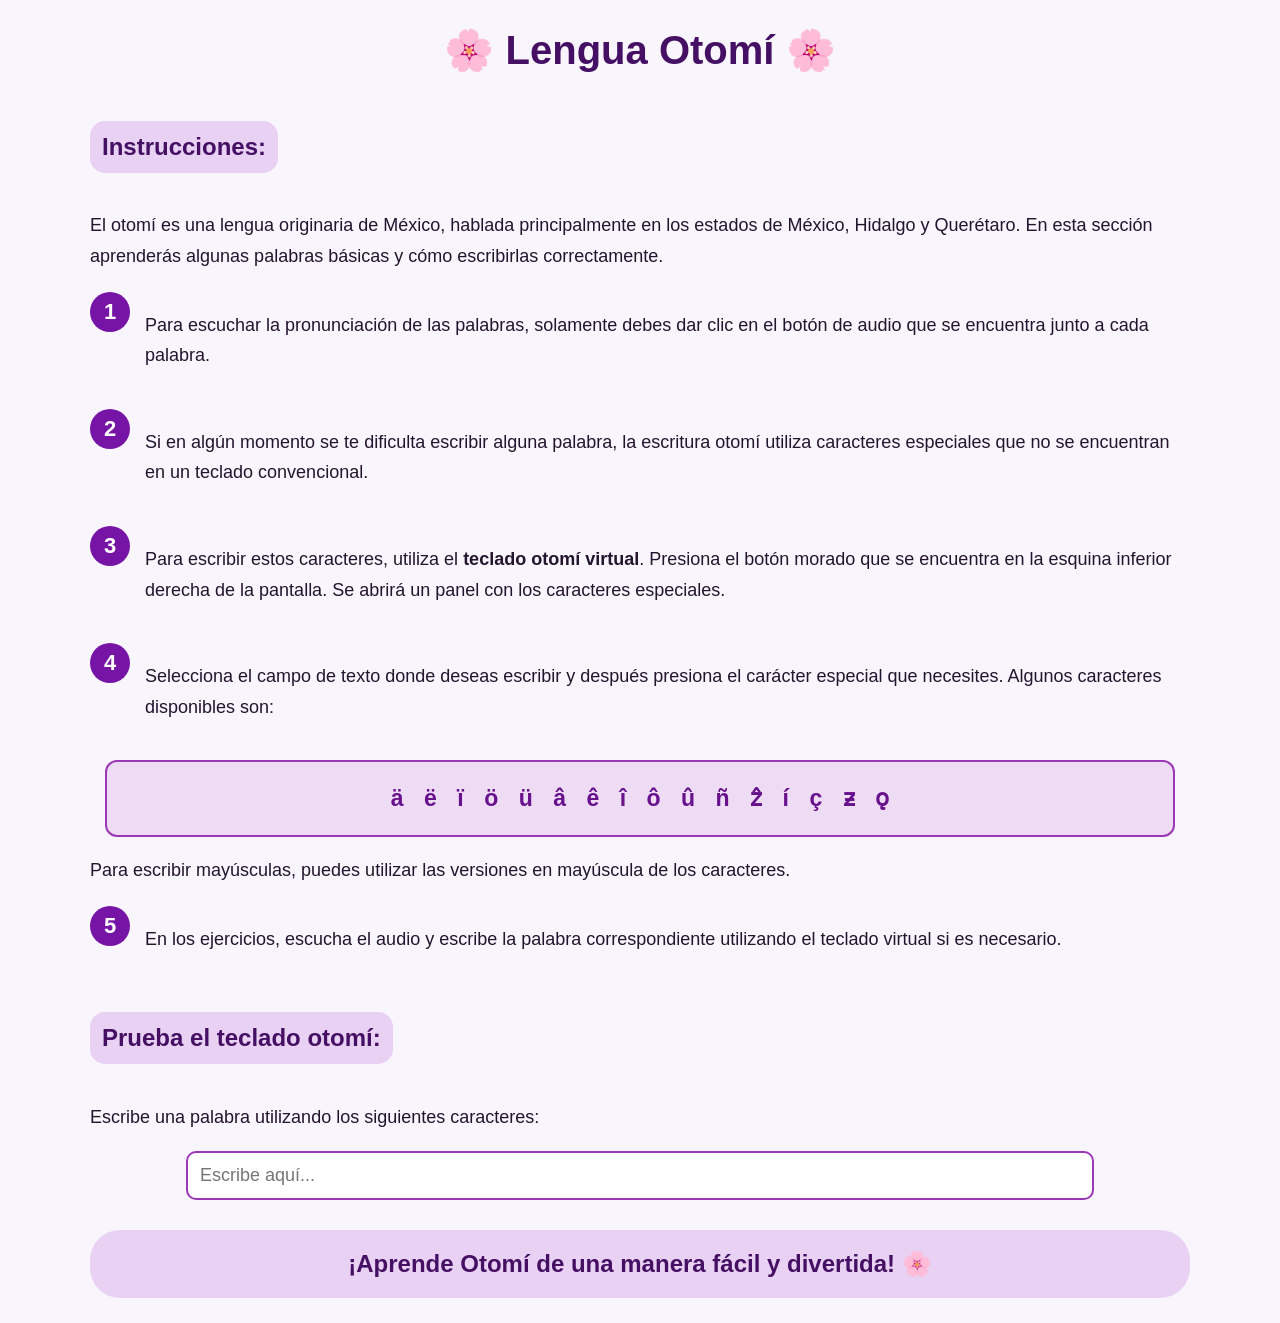
<file: conso.html>
<!DOCTYPE html>
<html lang="es">
<head>
<meta charset="UTF-8">
<meta name="viewport" content="width=device-width, initial-scale=1.0">
<title>Instrucciones - Lengua Otomí</title>

<style>
body {
    font-family: Arial, sans-serif;
    background-color: #f8f5fc;
    color: #24152e;
    margin: 25px;
}

.contenedor {
    max-width: 1100px;
    margin: auto;
}

h1 {
    text-align: center;
    color: #451064;
    font-size: 40px;
}

h2 {
    background-color: #e8d1f2;
    color: #451064;
    padding: 12px;
    border-radius: 15px;
    display: inline-block;
}

p {
    font-size: 18px;
    line-height: 1.7;
}

.paso {
    display: flex;
    align-items: flex-start;
    gap: 15px;
    margin: 20px 0;
}

.numero {
    background-color: #7614a6;
    color: white;
    border-radius: 50%;
    width: 40px;
    height: 40px;
    min-width: 40px;
    text-align: center;
    line-height: 40px;
    font-size: 22px;
    font-weight: bold;
}

.teclado {
    background-color: #eedcf4;
    border: 2px solid #9b38b5;
    border-radius: 12px;
    padding: 15px;
    text-align: center;
    margin: 15px;
}

.teclado button {
    background-color: #eedcf4;
    color: #68118c;
    border: none;
    font-size: 23px;
    font-weight: bold;
    padding: 8px;
    cursor: pointer;
}

.teclado button:hover {
    background-color: #d8b5e8;
    border-radius: 8px;
}

input {
    padding: 12px;
    width: 80%;
    border: 2px solid #9b38b5;
    border-radius: 10px;
    font-size: 18px;
}

.final {
    background-color: #e8d1f2;
    color: #451064;
    border-radius: 30px;
    padding: 20px;
    text-align: center;
    margin-top: 30px;
    font-size: 24px;
    font-weight: bold;
}

</style>
</head>

<body>

<div class="contenedor">

<h1>🌸 Lengua Otomí 🌸</h1>

<h2>Instrucciones:</h2>

<p>
El otomí es una lengua originaria de México, hablada principalmente
en los estados de México, Hidalgo y Querétaro. En esta sección
aprenderás algunas palabras básicas y cómo escribirlas correctamente.
</p>

<div class="paso">
<div class="numero">1</div>
<p>
Para escuchar la pronunciación de las palabras, solamente debes
dar clic en el botón de audio que se encuentra junto a cada palabra.
</p>
</div>

<div class="paso">
<div class="numero">2</div>
<p>
Si en algún momento se te dificulta escribir alguna palabra,
la escritura otomí utiliza caracteres especiales que no se
encuentran en un teclado convencional.
</p>
</div>

<div class="paso">
<div class="numero">3</div>
<p>
Para escribir estos caracteres, utiliza el <b>teclado otomí virtual</b>.
Presiona el botón morado que se encuentra en la esquina inferior
derecha de la pantalla. Se abrirá un panel con los caracteres especiales.
</p>
</div>

<div class="paso">
<div class="numero">4</div>
<p>
Selecciona el campo de texto donde deseas escribir y después
presiona el carácter especial que necesites. Algunos caracteres
disponibles son:
</p>
</div>

<div class="teclado">
<button onclick="escribir('ä')">ä</button>
<button onclick="escribir('ë')">ë</button>
<button onclick="escribir('ï')">ï</button>
<button onclick="escribir('ö')">ö</button>
<button onclick="escribir('ü')">ü</button>
<button onclick="escribir('â')">â</button>
<button onclick="escribir('ê')">ê</button>
<button onclick="escribir('î')">î</button>
<button onclick="escribir('ô')">ô</button>
<button onclick="escribir('û')">û</button>
<button onclick="escribir('ñ')">ñ</button>
<button onclick="escribir('ẑ')">ẑ</button>
<button onclick="escribir('í')">í</button>
<button onclick="escribir('ç')">ç</button>
<button onclick="escribir('ƶ')">ƶ</button>
<button onclick="escribir('ǫ')">ǫ</button>
</div>

<p>
Para escribir mayúsculas, puedes utilizar las versiones en
mayúscula de los caracteres.
</p>

<div class="paso">
<div class="numero">5</div>
<p>
En los ejercicios, escucha el audio y escribe la palabra
correspondiente utilizando el teclado virtual si es necesario.
</p>
</div>

<h2>Prueba el teclado otomí:</h2>

<p>Escribe una palabra utilizando los siguientes caracteres:</p>

<center>
<input type="text" id="palabra" placeholder="Escribe aquí...">
</center>

<div class="final">
¡Aprende Otomí de una manera fácil y divertida!
🌸
</div>

</div>

<script>

function escribir(letra) {
    document.getElementById("palabra").value += letra;
}

</script>

</body>
</html>
</file>
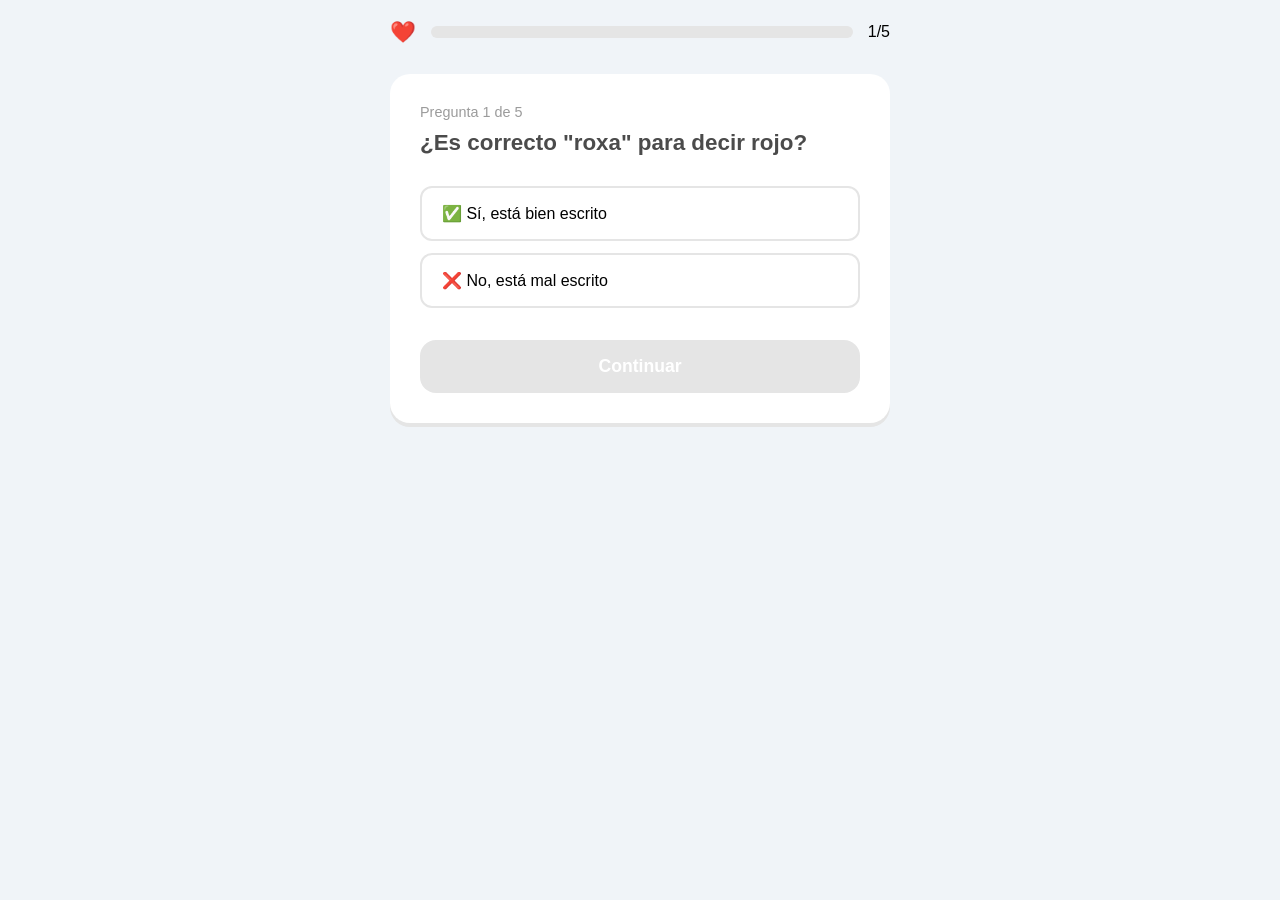
<file: leccion1.html>
<!DOCTYPE html>
<html lang="es">
<head>
    <meta charset="UTF-8">
    <meta name="viewport" content="width=device-width, initial-scale=1.0">
    <title>Lección — Colores en Otomí</title>
     <link rel="stylesheet" href="leccion1_1.html">
    <style>
        * {
            margin: 0;
            padding: 0;
            box-sizing: border-box;
            font-family: 'Arial', sans-serif;
        }
        body {
            background-color: #f0f4f8;
            min-height: 100vh;
            padding: 20px;
        }
        .barra-superior {
            display: flex;
            align-items: center;
            justify-content: space-between;
            max-width: 500px;
            margin: 0 auto 30px;
        }
        .barra-progreso {
            flex: 1;
            height: 12px;
            background-color: #e5e5e5;
            border-radius: 6px;
            margin: 0 15px;
            overflow: hidden;
        }
        .progreso {
            height: 100%;
            background-color: #58cc02;
            width: 0%;
            border-radius: 6px;
            transition: width 0.3s ease;
        }
        .corazon {
            color: #ff4b4b;
            font-size: 1.3rem;
        }
        .contenedor-pregunta {
            max-width: 500px;
            margin: 0 auto;
            background: white;
            padding: 30px;
            border-radius: 20px;
            box-shadow: 0 4px 0 #e5e5e5;
        }
        .numero-pregunta {
            color: #9b9b9b;
            font-size: 0.9rem;
            margin-bottom: 10px;
        }
        .texto-pregunta {
            font-size: 1.4rem;
            color: #4b4b4b;
            margin-bottom: 30px;
            font-weight: bold;
        }
        .opcion {
            display: block;
            padding: 16px 20px;
            margin-bottom: 12px;
            border: 2px solid #e5e5e5;
            border-radius: 12px;
            cursor: pointer;
            font-size: 1rem;
            transition: all 0.2s;
        }
        .opcion:hover {
            border-color: #58cc02;
            background-color: #f0ffe6;
        }
        .opcion.seleccionada {
            border-color: #58cc02;
            background-color: #e0ffcc;
        }
        .boton-respuesta {
            width: 100%;
            margin-top: 20px;
            padding: 16px;
            background-color: #58cc02;
            color: white;
            border: none;
            border-radius: 16px;
            font-size: 1.1rem;
            font-weight: bold;
            cursor: pointer;
            box-shadow: 0 4px 0 #46a302;
            transition: all 0.1s;
        }
        .boton-respuesta:disabled {
            background-color: #e5e5e5;
            box-shadow: none;
            cursor: not-allowed;
        }
        .boton-respuesta:active:not(:disabled) {
            transform: translateY(4px);
            box-shadow: none;
        }
        .retroalimentacion {
            margin-top: 20px;
            padding: 15px;
            border-radius: 12px;
            display: none;
            font-weight: bold;
        }
        .correcto {
            background-color: #e0ffcc;
            color: #46a302;
            border-left: 4px solid #58cc02;
        }
        .incorrecto {
            background-color: #ffe6e6;
            color: #d63030;
            border-left: 4px solid #ff4b4b;
        }
        .resultado-final {
            text-align: center;
            display: none;
        }
        .resultado-final h2 {
            font-size: 2rem;
            margin-bottom: 20px;
        }
        .feliz { color: #58cc02; }
        .triste { color: #ff4b4b; }
        .boton-naranja {
            background-color: #ff9f1a;
            box-shadow: 0 4px 0 #e68e00;
        }
        .boton-naranja:hover {
            background-color: #ffb03d;
        }
        .boton-naranja:active {
            box-shadow: none;
        }
    </style>
</head>
<body>
    <!-- PANTALLA DE PREGUNTAS -->
    <div id="pantalla-leccion">
        <div class="barra-superior">
            <span class="corazon">❤️</span>
            <div class="barra-progreso">
                <div class="progreso" id="barra-progreso"></div>
            </div>
            <span id="contador">1/5</span>
        </div>

        <div class="contenedor-pregunta">
            <p class="numero-pregunta">Pregunta <span id="num-p">1</span> de 5</p>
            <h2 class="texto-pregunta" id="texto-pregunta">¿Es correcto "roxa" para decir rojo?</h2>

            <label class="opcion" id="opcion-si" onclick="seleccionar('si')">
                ✅ Sí, está bien escrito
            </label>
            <label class="opcion" id="opcion-no" onclick="seleccionar('no')">
                ❌ No, está mal escrito
            </label>

            <button class="boton-respuesta" id="boton-continuar" onclick="verificar()" disabled>
                Continuar
            </button>

            <div id="retro" class="retroalimentacion"></div>
        </div>
    </div>

    <!-- PANTALLA DE RESULTADO FINAL -->
    <div id="pantalla-final" class="resultado-final">
        <h2 id="mensaje-final"></h2>
        <p id="puntuacion-final" style="font-size: 1.3rem; margin-bottom: 30px;"></p>
        <button class="boton-respuesta boton-naranja" onclick="reiniciar()">
            Volver a intentar
        </button>
        <br><br>
        <button class="boton-respuesta" onclick="window.location.href='index.html'">
            🏠 Página principal
        </button>
    </div>

    <script>
        // Base de datos de preguntas
        const preguntas = [
            { texto: '¿Es correcto "roxa" para decir rojo?', respuesta: 'si', explicacion: '✅ ¡Correcto! "roxa" = rojo' },
            { texto: '¿Es correcto "boxo" para decir blanco?', respuesta: 'si', explicacion: '✅ ¡Exacto! "boxo" = blanco' },
            { texto: '¿Es correcto "naranxa" para decir naranja?', respuesta: 'si', explicacion: '✅ Bien hecho. "naranxa" = naranja' },
            { texto: '¿Se escribe "ziri" para azul?', respuesta: 'si', explicacion: '✅ Correcto. "ziri" = azul' },
            { texto: '¿Se escribe "tx\'axu" para verde?', respuesta: 'si', explicacion: '✅ ¡Perfecto! "tx\'axu" = verde' }
        ];

        let actual = 0;
        let aciertos = 0;
        let seleccion = null;

        function cargarPregunta() {
            seleccion = null;
            document.getElementById('opcion-si').classList.remove('seleccionada');
            document.getElementById('opcion-no').classList.remove('seleccionada');
            document.getElementById('boton-continuar').disabled = true;
            document.getElementById('retro').style.display = 'none';
            document.getElementById('retro').className = 'retroalimentacion';

            document.getElementById('num-p').textContent = actual + 1;
            document.getElementById('contador').textContent = `${actual + 1}/5`;
            document.getElementById('texto-pregunta').textContent = preguntas[actual].texto;
            
            // Actualizar barra de progreso
            document.getElementById('barra-progreso').style.width = `${((actual) / 5) * 100}%`;
        }

        function seleccionar(valor) {
            seleccion = valor;
            document.getElementById('opcion-si').classList.toggle('seleccionada', valor === 'si');
            document.getElementById('opcion-no').classList.toggle('seleccionada', valor === 'no');
            document.getElementById('boton-continuar').disabled = false;
        }

        function verificar() {
            const esCorrecta = seleccion === preguntas[actual].respuesta;
            
            if (esCorrecta) aciertos++;

            const caja = document.getElementById('retro');
            caja.style.display = 'block';
            caja.className = `retroalimentacion ${esCorrecta ? 'correcto' : 'incorrecto'}`;
            
            if (esCorrecta) {
                caja.textContent = preguntas[actual].explicacion;
            } else {
                caja.textContent = `❌ Incorrecto. La respuesta correcta es: ${preguntas[actual].respuesta === 'si' ? 'Sí' : 'No'}`;
            }

            // Cambiar botón para avanzar
            document.getElementById('boton-continuar').textContent = actual < 4 ? 'Siguiente pregunta' : 'Ver resultado';
            document.getElementById('boton-continuar').onclick = siguiente;
        }

        function siguiente() {
            actual++;
            if (actual >= 5) {
                mostrarFinal();
                return;
            }
            // Restaurar botón
            document.getElementById('boton-continuar').textContent = 'Continuar';
            document.getElementById('boton-continuar').onclick = verificar;
            cargarPregunta();
        }

        function mostrarFinal() {
            document.getElementById('pantalla-leccion').style.display = 'none';
            document.getElementById('pantalla-final').style.display = 'block';
            
            const porcentaje = Math.round((aciertos / 5) * 100);
            document.getElementById('barra-progreso').style.width = '100%';
            
            if (aciertos === 5) {
                document.getElementById('mensaje-final').className = 'feliz';
                document.getElementById('mensaje-final').textContent = '🎉 ¡Felicidades! ¡Todo correcto!';
            } else {
                document.getElementById('mensaje-final').className = 'triste';
                document.getElementById('mensaje-final').textContent = '¡Sigue practicando! 💪';
            }
            
            document.getElementById('puntuacion-final').innerHTML = 
                `Acertaste <strong>${aciertos}</strong> de <strong>5</strong> preguntas (${porcentaje}%)`;
        }

        function reiniciar() {
            actual = 0;
            aciertos = 0;
            document.getElementById('pantalla-leccion').style.display = 'block';
            document.getElementById('pantalla-final').style.display = 'none';
            cargarPregunta();
        }

        // Iniciar
        cargarPregunta();
    </script>
</body>
</html>
</file>
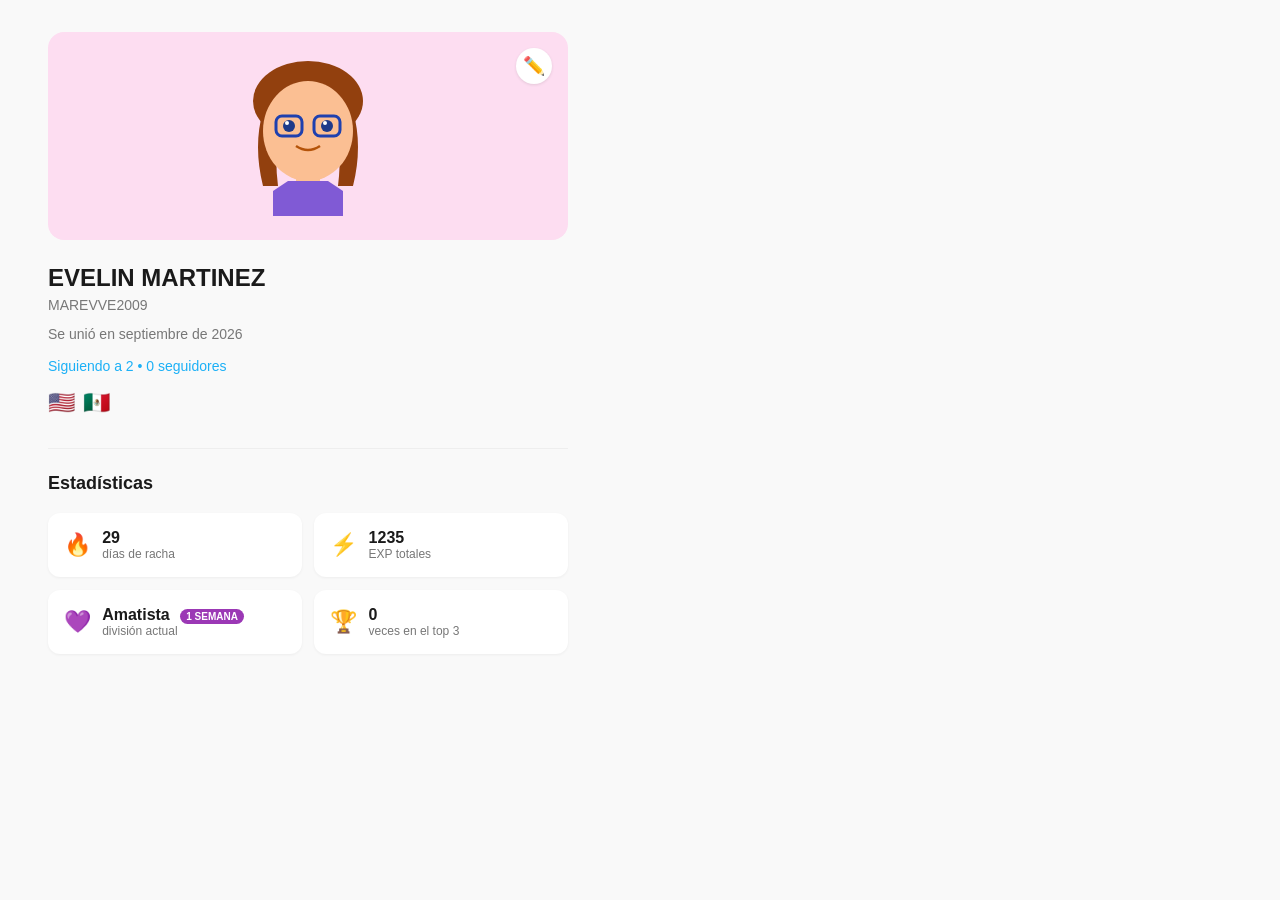
<file: per.html>
<!DOCTYPE html>
<html lang="es">
<head>
    <meta charset="UTF-8">
    <meta name="viewport" content="width=device-width, initial-scale=1.0">
    <title>Perfil - Duolingo Otomí</title>
    <style>
        * {
            margin: 0;
            padding: 0;
            box-sizing: border-box;
        }
        body {
            font-family: Arial, sans-serif;
            display: flex;
            min-height: 100vh;
            background-color: #f9f9f9;
        }
        /* Barra lateral */
        .sidebar {
            width: 220px;
            background-color: #9b39dd;
            color: white;
            padding: 2rem 1rem;
        }
        .logo {
            font-size: 1.3rem;
            font-weight: bold;
            margin-bottom: 1.5rem;
            border-bottom: 1px solid #34495e;
            padding-bottom: 1rem;
        }
        .menu-links {
            list-style: none;
            padding: 0;
        }
        .menu-links li {
            margin: 0.5rem 0;
        }
        .menu-links a {
            color: #ecf0f1;
            text-decoration: none;
            display: block;
            padding: 0.6rem 0.8rem;
            border-radius: 4px;
            transition: background 0.3s;
        }
        .menu-links a:hover,
        .menu-links a.active {
            background-color: #34495e;
        }
        /* Contenido principal */
        .main-content {
            flex: 1;
            padding: 2rem 3rem;
            background-color: #f9f9f9;
        }
        .perfil-container {
            max-width: 520px;
            margin: 0;
        }
        /* Tarjeta de avatar */
        .avatar-card {
            background-color: #fdddf1;
            border-radius: 16px;
            padding: 1.5rem;
            text-align: center;
            position: relative;
            margin-bottom: 1.5rem;
        }
        .avatar-img {
            width: 160px;
            height: 160px;
            margin: 0 auto;
        }
        .editar-icon {
            position: absolute;
            top: 1rem;
            right: 1rem;
            width: 36px;
            height: 36px;
            background-color: white;
            border-radius: 50%;
            display: flex;
            align-items: center;
            justify-content: center;
            font-size: 18px;
            color: #888;
            box-shadow: 0 1px 3px rgba(0,0,0,0.1);
        }
        /* Información del usuario */
        .nombre-usuario {
            font-size: 24px;
            font-weight: bold;
            color: #1a1a1a;
            margin-bottom: 0.3rem;
        }
        .usuario-tag {
            color: #777;
            font-size: 14px;
            margin-bottom: 0.8rem;
        }
        .fecha-ingreso {
            color: #777;
            font-size: 14px;
            margin-bottom: 1rem;
        }
        .siguiendo {
            font-size: 14px;
            color: #1cb0f6;
            margin-bottom: 1rem;
        }
        .banderas {
            display: flex;
            gap: 0.5rem;
            margin-bottom: 2rem;
        }
        .bandera {
            font-size: 22px;
        }
        hr {
            border: none;
            border-top: 1px solid #eee;
            margin-bottom: 1.5rem;
        }
        h2 {
            font-size: 18px;
            font-weight: bold;
            color: #1a1a1a;
            margin-bottom: 1.2rem;
        }
        /* Cuadrícula de estadísticas */
        .stats-grid {
            display: grid;
            grid-template-columns: 1fr 1fr;
            gap: 0.8rem;
        }
        .stat-card {
            background-color: white;
            border-radius: 12px;
            padding: 1rem;
            display: flex;
            align-items: center;
            gap: 0.7rem;
            box-shadow: 0 1px 3px rgba(0,0,0,0.05);
        }
        .stat-icon {
            font-size: 22px;
        }
        .stat-info {
            display: flex;
            flex-direction: column;
        }
        .stat-valor {
            font-weight: bold;
            font-size: 16px;
            color: #1a1a1a;
        }
        .stat-etiqueta {
            font-size: 12px;
            color: #777;
        }
        .etiqueta-semana {
            background-color: #9b38b5;
            color: white;
            font-size: 10px;
            padding: 2px 6px;
            border-radius: 8px;
            margin-left: 6px;
        }
    </style>
</head>
<body>

    <!-- Contenido principal -->
    <main class="main-content">
        <div class="perfil-container">
            <!-- Tarjeta del avatar -->
            <div class="avatar-card">
                <div class="editar-icon">✏️</div>
                <div class="avatar-img">
                    <!-- Puedes reemplazar este div con tu imagen: <img src="tu-imagen.png" style="width:100%;height:100%"> -->
                    <svg viewBox="0 0 160 160" xmlns="http://www.w3.org/2000/svg">
                        <!-- Cabello -->
                        <ellipse cx="80" cy="45" rx="55" ry="40" fill="#92400E"/>
                        <path d="M35 55 Q25 90 35 130 L50 130 Q45 90 55 55 Z" fill="#92400E"/>
                        <path d="M125 55 Q135 90 125 130 L110 130 Q115 90 105 55 Z" fill="#92400E"/>
                        <!-- Cara -->
                        <ellipse cx="80" cy="75" rx="45" ry="50" fill="#FBBF93"/>
                        <!-- Cuello -->
                        <rect x="68" y="115" width="24" height="20" fill="#FBBF93"/>
                        <!-- Cuerpo/Camiseta -->
                        <path d="M45 135 L60 125 L100 125 L115 135 L115 160 L45 160 Z" fill="#805AD5"/>
                        <!-- Ojos con gafas -->
                        <rect x="48" y="60" width="26" height="20" rx="6" fill="none" stroke="#1E40AF" stroke-width="3"/>
                        <rect x="86" y="60" width="26" height="20" rx="6" fill="none" stroke="#1E40AF" stroke-width="3"/>
                        <circle cx="61" cy="70" r="6" fill="#1E3A8A"/>
                        <circle cx="99" cy="70" r="6" fill="#1E3A8A"/>
                        <circle cx="59" cy="67" r="2" fill="white"/>
                        <circle cx="97" cy="67" r="2" fill="white"/>
                        <!-- Sonrisa -->
                        <path d="M68 90 Q80 98 92 90" stroke="#B45309" stroke-width="2.5" fill="none"/>
                    </svg>
                </div>
            </div>

            <!-- Información del usuario -->
            <h1 class="nombre-usuario">EVELIN MARTINEZ</h1>
            <p class="usuario-tag">MAREVVE2009</p>
            <p class="fecha-ingreso">Se unió en septiembre de 2026</p>
            <p class="siguiendo">Siguiendo a 2 • 0 seguidores</p>
            
            <div class="banderas">
                <span class="bandera">🇺🇸</span>
                <span class="bandera">🇲🇽</span>
            </div>

            <hr>

            <!-- Estadísticas -->
            <h2>Estadísticas</h2>
            <div class="stats-grid">
                <!-- Racha -->
                <div class="stat-card">
                    <span class="stat-icon">🔥</span>
                    <div class="stat-info">
                        <span class="stat-valor">29</span>
                        <span class="stat-etiqueta">días de racha</span>
                    </div>
                </div>
                <!-- EXP totales -->
                <div class="stat-card">
                    <span class="stat-icon">⚡</span>
                    <div class="stat-info">
                        <span class="stat-valor">1235</span>
                        <span class="stat-etiqueta">EXP totales</span>
                    </div>
                </div>
                <!-- División -->
                <div class="stat-card">
                    <span class="stat-icon">💜</span>
                    <div class="stat-info">
                        <span class="stat-valor">Amatista <span class="etiqueta-semana">1 SEMANA</span></span>
                        <span class="stat-etiqueta">división actual</span>
                    </div>
                </div>
                <!-- Top 3 -->
                <div class="stat-card">
                    <span class="stat-icon">🏆</span>
                    <div class="stat-info">
                        <span class="stat-valor">0</span>
                        <span class="stat-etiqueta">veces en el top 3</span>
                    </div>
                </div>
            </div>
        </div>
    </main>
</body>
</html>
</file>
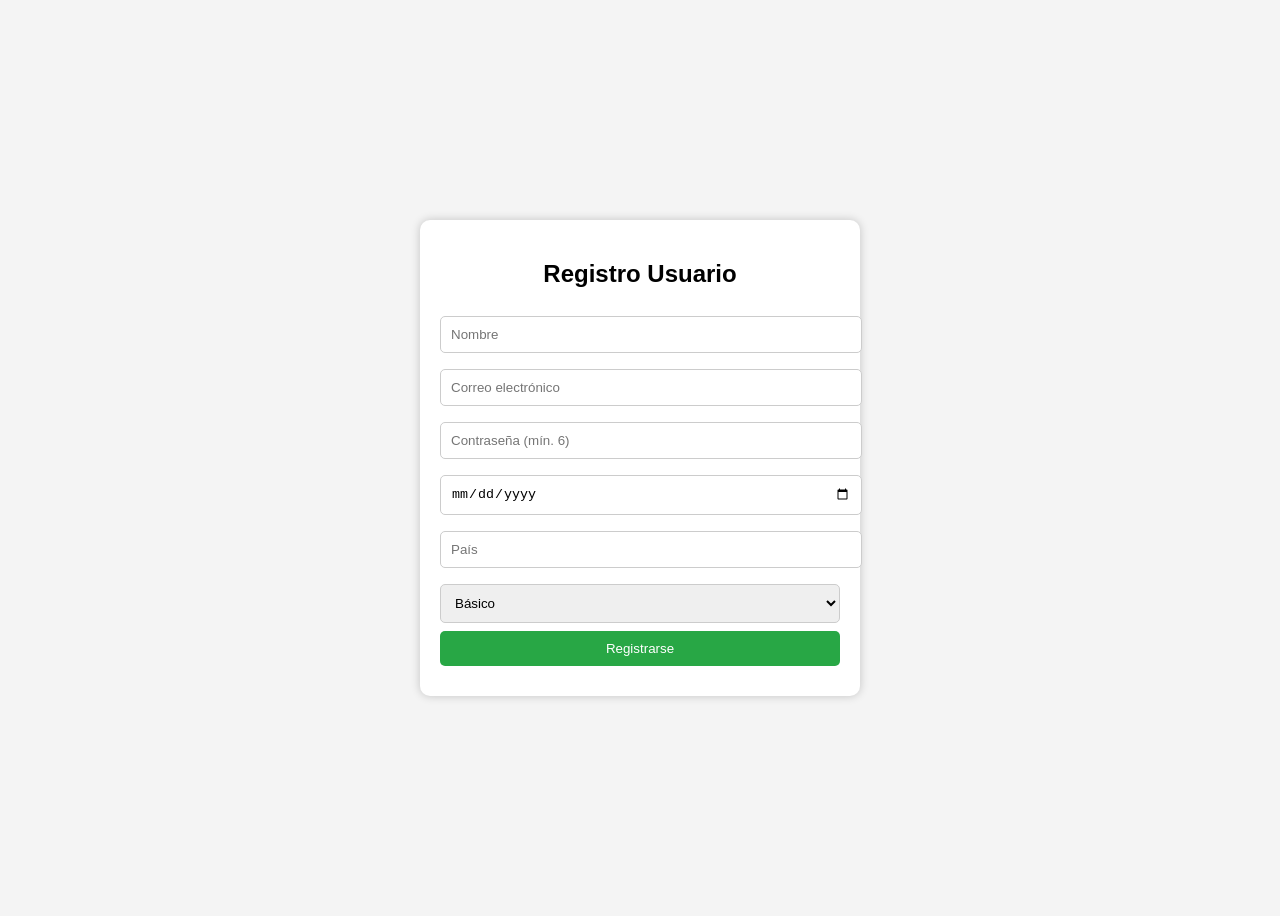
<file: registro.html>
<!DOCTYPE html>
<html lang="es">
<head>
<meta charset="UTF-8">
<meta name="viewport" content="width=device-width, initial-scale=1.0">
<title>Registro de Usuario</title>


<style>
    body{
        font-family: Arial, sans-serif;
        background:#f4f4f4;
        display:flex;
        justify-content:center;
        align-items:center;
        height:100vh;
    }


    .formulario{
        background:white;
        padding:20px;
        border-radius:10px;
        width:400px;
        box-shadow:0 0 10px rgba(0,0,0,.2);
    }


    .formulario h2{
        text-align:center;
    }


    input, select{
        width:100%;
        padding:10px;
        margin:8px 0;
        border:1px solid #ccc;
        border-radius:5px;
    }


    button{
        width:100%;
        padding:10px;
        background:#28a745;
        color:white;
        border:none;
        border-radius:5px;
        cursor:pointer;
    }


    button:hover{
        background:#218838;
    }


    #mensaje{
        margin-top:10px;
        text-align:center;
    }
</style>


</head>
<body>


<div class="formulario">
    <h2>Registro Usuario</h2>


    <form id="formRegistro">
        <input type="text" name="nombre" placeholder="Nombre" required>


        <input type="email" name="email" placeholder="Correo electrónico" required>


        <input type="password" name="contrasena" minlength="6" placeholder="Contraseña (mín. 6)" required>


        <input type="date" name="fecha_nac" required>


        <input type="text" name="pais" placeholder="País" required>


        <select name="nivel" required>
            <option value="basico">Básico</option>
            <option value="intermedio">Intermedio</option>
            <option value="avanzado">Avanzado</option>
        </select>


        <button type="submit">Registrarse</button>
    </form>


    <div id="mensaje"></div>
</div>


<script>
document.getElementById("formRegistro").addEventListener("submit", async function(e){
    e.preventDefault();

    const datos = {
        nombre: this.nombre.value,
        email: this.email.value,
        contrasena: this.contrasena.value,
        fecha_nac: this.fecha_nac.value,
        pais: this.pais.value,
        nivel: this.nivel.value
    };

    const msg = document.getElementById("mensaje");
    msg.textContent = "Enviando...";

    if (location.protocol === "file:") {
        msg.textContent = "❌ Abriste el archivo con doble clic. Ábrelo desde http://localhost/temporal/registro.html (con Apache encendido en XAMPP).";
        return;
    }

    try {
        const respuesta = await fetch("registro.php", {
            method: "POST",
            headers: { "Content-Type": "application/json" },
            body: JSON.stringify(datos)
        });

        const texto = await respuesta.text();
        let resultado;
        try {
            resultado = JSON.parse(texto);
        } catch (err) {
            msg.textContent = "❌ El servidor no devolvió JSON (HTTP " + respuesta.status + "): " + texto.substring(0, 500);
            return;
        }

        msg.textContent = resultado.mensaje;
        if (resultado.estado) {
            this.reset();
            setTimeout(() => { window.location.href = resultado.redirect || "Unidad1.html"; }, 800);
        }
    } catch (error) {
        console.error(error);
        msg.textContent = "❌ No se pudo conectar con el servidor: " + error.message;
    }
});
</script>


</body>
</html>
</file>
